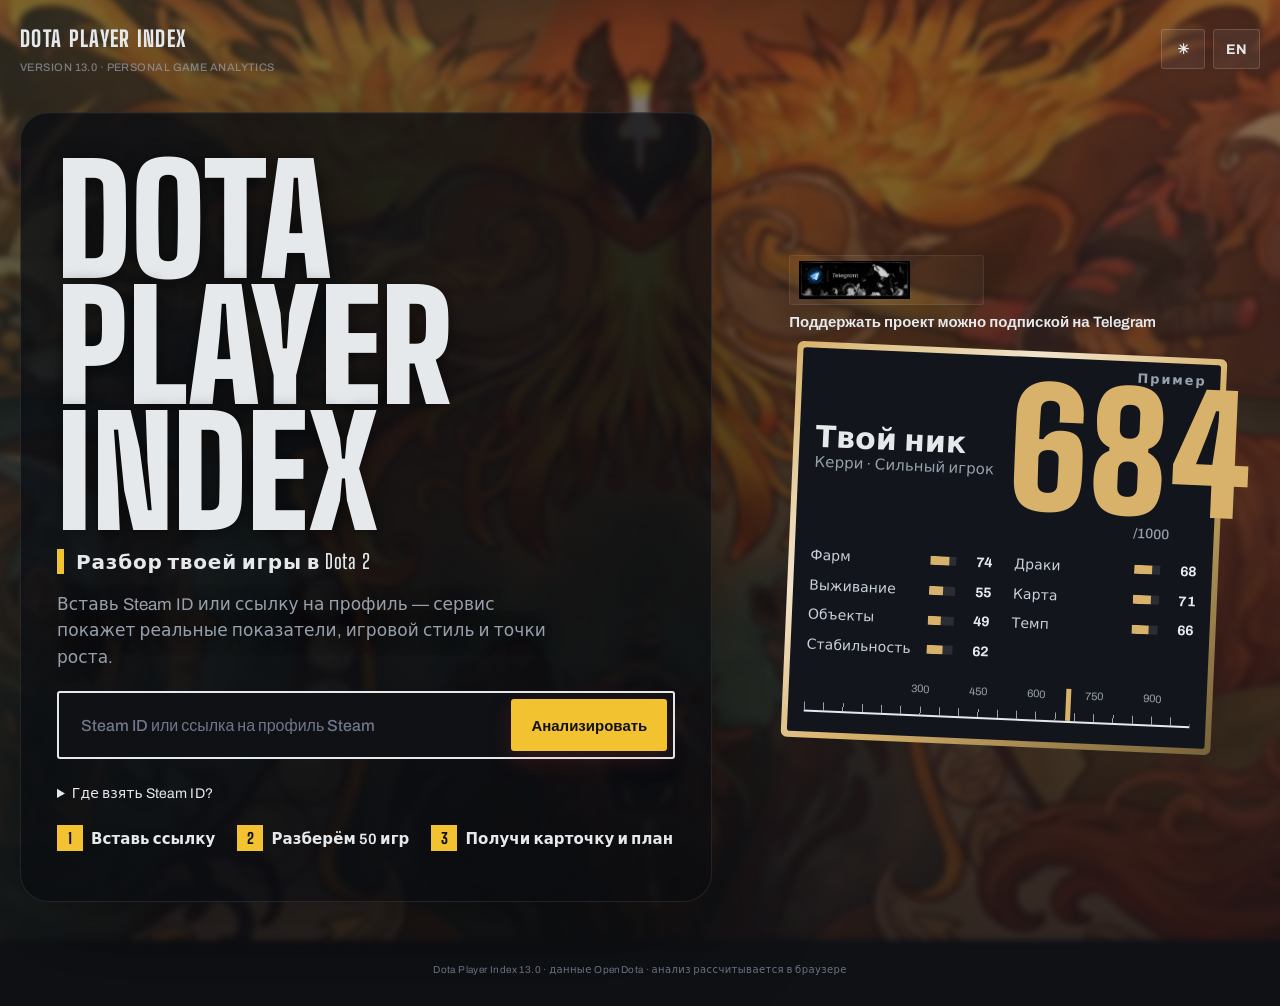
<file: index.html>
<!doctype html>
<html lang="ru">
<head>
<meta charset="utf-8">
<meta name="viewport" content="width=device-width,initial-scale=1">
<title>Dota Player Index 13.0</title>
<meta name="description" content="Разбор профиля Dota 2: Player Index, роль, стиль игры и план на ближайшие игры.">
<meta name="theme-color" content="#0b0e13">
<link rel="preconnect" href="https://fonts.googleapis.com"><link rel="preconnect" href="https://fonts.gstatic.com" crossorigin>
<link rel="stylesheet" href="https://fonts.googleapis.com/css2?family=Big+Shoulders+Display:wght@700;800;900&family=Archivo:wght@400;500;600;700&display=swap">
<link rel="stylesheet" href="css/style.css">
<link rel="stylesheet" href="css/theme.css">
<link rel="stylesheet" href="css/light.css">
<link rel="stylesheet" href="css/v6.css">
<link rel="stylesheet" href="css/v7.css">
<link rel="stylesheet" href="css/v8.css">
<link rel="stylesheet" href="css/train.css">
<link rel="stylesheet" href="css/v12.css">
<link rel="manifest" href="manifest.webmanifest">
<link rel="apple-touch-icon" href="assets/icon-192.png">
<meta property="og:type" content="website"><meta property="og:title" content="Dota Player Index — разбор твоей игры"><meta property="og:description" content="Player Index, роль, стиль игры и план на ближайшие 10 игр.">
<!-- для превью в Telegram добавь: <meta property="og:image" content="https://ТВОЙ-ДОМЕН/assets/icon-512.png"> -->
</head>
<body>
<div class="wrap">
<header class="top">
  <div class="brand">DOTA PLAYER INDEX <small>VERSION 13.0 · PERSONAL GAME ANALYTICS</small></div>
  
</header>

<div class="landing" id="landing">
  <div class="landingBox">
    <h1><span>Dota</span><span>Player</span><span>Index</span></h1>
    <div class="landingTag">Разбор твоей игры в Dota 2</div>
    <p>Вставь Steam ID или ссылку на профиль — сервис покажет реальные показатели, игровой стиль и точки роста.</p>
    <div class="search">
      <input id="steam" placeholder="Steam ID или ссылка на профиль Steam" value="">
      <button class="btn" id="load">Анализировать</button>
    </div>
    <div class="landingRecent" id="recent"></div>
    <details class="landingHelp"><summary>Где взять Steam ID?</summary><p>Открой свой профиль в Steam и скопируй адрес страницы вида steamcommunity.com/profiles/число — или вставь само число. Если в адресе имя вместо цифр (/id/имя), найди числовой ID на steamid.io.</p></details>
    <ol class="landingSteps"><li>Вставь ссылку</li><li>Разберём 50 игр</li><li>Получи карточку и план</li></ol>
  </div>
  <div class="landingSide">
    <a class="telegramCard" href="https://t.me/chinasd787" target="_blank" rel="noopener" aria-label="Telegram создателя"><img src="assets/telegram-creator.png" alt="Телеграм создателя"></a>
    <div class="landingTelegram">Поддержать проект можно подпиской на Telegram</div>
    <aside class="landingSample" id="sample" aria-hidden="true"></aside>
  </div>
</div>

<div id="app"></div>

<footer>Dota Player Index 13.0 · данные OpenDota · анализ рассчитывается в браузере</footer>
</div>

<div class="modal" id="modal"><div class="modalBox"><button class="close" onclick="closeModal()">×</button><div id="modalContent"></div></div></div>

<script src="js/roles.js"></script>
<script src="js/app.js"></script>
<script src="js/enhance.js"></script>
<script src="js/v6.js"></script>
<script src="js/v7.js"></script>
<script src="js/v8.js"></script>
<script src="js/train.js"></script>
<script src="js/v10.js"></script>
<script src="js/v12.js"></script>
</body>
</html>
</file>
<file: css/style.css>
:root{--bg:#090b0f;--card:rgba(16,19,25,.88);--line:rgba(255,255,255,.08);--text:#f2f4f7;--muted:#929aa7;--red:#e34b3f;--gold:#e5b85c;--green:#55c58a}
*{box-sizing:border-box}html{scroll-behavior:smooth}body{margin:0;background:var(--bg);color:var(--text);font:15px/1.5 Inter,system-ui,-apple-system,Segoe UI,sans-serif}
body:before{content:"";position:fixed;inset:0;background:linear-gradient(180deg,rgba(4,6,9,.58),#090b0f 82%),url("../assets/bg-main.webp") center/cover no-repeat;filter:saturate(.75);z-index:-2}
body:after{content:"";position:fixed;inset:0;background:radial-gradient(circle at 50% 0,rgba(227,75,63,.09),transparent 38%);z-index:-1;pointer-events:none}
a{color:inherit}.wrap{width:min(1180px,calc(100% - 28px));margin:auto}.top{padding:24px 0 12px;display:flex;justify-content:space-between;align-items:center;gap:14px}.brand{font-weight:800;letter-spacing:.08em}.brand small{display:block;color:var(--muted);font-weight:500;letter-spacing:0;font-size:11px}.creator{font-size:12px;color:var(--muted);text-decoration:none}.search{display:flex;gap:10px;margin:18px 0 28px}.search input{flex:1;background:rgba(12,15,20,.92);border:1px solid var(--line);border-radius:12px;color:white;padding:13px 14px;outline:none}.btn{border:0;border-radius:11px;padding:12px 16px;background:var(--red);color:#fff;font-weight:750;cursor:pointer}.btn.secondary{background:#171b22;border:1px solid var(--line)}.btn:disabled{opacity:.5;cursor:wait}
.hero{display:grid;grid-template-columns:1.25fr .75fr;gap:16px}.card{background:var(--card);border:1px solid var(--line);border-radius:18px;box-shadow:0 14px 50px rgba(0,0,0,.22)}.profile{padding:22px}.identity{display:flex;gap:15px;align-items:center}.avatar{width:68px;height:68px;border-radius:16px;object-fit:cover;background:#171b22}.name{font-size:25px;font-weight:850}.sub{color:var(--muted);font-size:13px}.indexbox{padding:22px;display:flex;align-items:center;justify-content:center;flex-direction:column;text-align:center}.index{font-size:70px;line-height:1;font-weight:900;letter-spacing:-.05em}.trend{color:var(--green);font-weight:750;margin-top:6px}.eyebrow{font-size:11px;color:var(--muted);letter-spacing:.12em;font-weight:800}.dna{margin-top:22px;padding-top:20px;border-top:1px solid var(--line)}.dna strong{display:block;font-size:20px;margin:3px 0 8px}.pill{display:inline-block;background:#1a1f27;border:1px solid var(--line);padding:5px 9px;border-radius:99px;font-size:11px;color:#cbd1da}
.insight{margin-top:16px;padding:18px;border-left:3px solid var(--red);background:rgba(227,75,63,.07);border-radius:10px}.insight b{display:block;margin-bottom:5px}.actions{display:flex;gap:9px;margin-top:16px;flex-wrap:wrap}
.section{margin-top:18px;padding:20px}.section h2{margin:0 0 5px;font-size:20px}.section>p{margin:0 0 16px;color:var(--muted)}.grid7{display:grid;grid-template-columns:repeat(7,1fr);gap:8px}.metric{padding:12px;border:1px solid var(--line);border-radius:12px;background:rgba(255,255,255,.025)}.metric b{display:block;font-size:20px}.metric span{color:var(--muted);font-size:11px}.bar{height:5px;background:#252a32;border-radius:9px;margin-top:8px;overflow:hidden}.bar i{display:block;height:100%;background:var(--red)}
.stats{display:grid;grid-template-columns:repeat(5,1fr);gap:10px}.stat{padding:16px;border:1px solid var(--line);border-radius:13px}.stat .v{font-size:24px;font-weight:850}.stat .l{color:var(--muted);font-size:12px}
.split{display:grid;grid-template-columns:1fr 1fr;gap:16px}.stage{display:grid;grid-template-columns:70px 1fr 40px;align-items:center;gap:10px;margin:13px 0}.stage .track{height:9px;background:#242933;border-radius:99px;overflow:hidden}.stage .track i{display:block;height:100%;background:var(--red)}.compare{width:100%;border-collapse:collapse}.compare th,.compare td{padding:11px 8px;border-bottom:1px solid var(--line);text-align:right}.compare th:first-child,.compare td:first-child{text-align:left}.compare th{color:var(--muted);font-size:11px;text-transform:uppercase}
.habit{display:flex;justify-content:space-between;gap:20px;align-items:center}.habit .big{font-size:23px;font-weight:850}.evidence{color:var(--muted);margin-top:5px}.mission{display:grid;grid-template-columns:1fr auto;gap:12px;padding:14px 0;border-bottom:1px solid var(--line)}.mission:last-child{border:0}.check{width:23px;height:23px;border-radius:7px;border:1px solid #39404a;display:grid;place-items:center}.heroCards{display:grid;grid-template-columns:repeat(3,1fr);gap:12px}.heroCard{padding:15px;border:1px solid var(--line);border-radius:13px}.heroTitle{font-weight:800}.heroMeta{color:var(--muted);font-size:12px}.heroNums{display:flex;gap:16px;margin-top:12px}.heroNums b{display:block}.notice{color:var(--muted);font-size:12px;margin-top:12px}


.dnaExtras{margin-top:16px;border:1px solid var(--line);border-radius:14px;padding:14px;background:rgba(0,0,0,.14)}
.dnaExtrasTitle{font-size:11px;font-weight:900;letter-spacing:.12em;color:var(--muted);margin-bottom:10px}
.dnaHeroes{display:grid;grid-template-columns:repeat(3,minmax(0,1fr));gap:9px}
.dnaHero{display:grid;grid-template-columns:44px 1fr;gap:9px;align-items:center;padding:8px;border:1px solid var(--line);border-radius:11px;background:rgba(255,255,255,.025)}
.dnaHero.positive{border-color:rgba(80,190,110,.65);box-shadow:inset 0 0 0 1px rgba(80,190,110,.08)}
.dnaHero.negative{border-color:rgba(220,70,70,.7);box-shadow:inset 0 0 0 1px rgba(220,70,70,.08)}
.dnaHero img{width:44px;height:44px;border-radius:9px;object-fit:cover;display:block}
.dnaHeroName{font-weight:800;font-size:12px;white-space:nowrap;overflow:hidden;text-overflow:ellipsis}
.dnaHeroMeta{font-size:11px;color:var(--muted);margin-top:3px}
.wrBattery{margin-top:14px}
.wrBatteryHead{display:flex;justify-content:space-between;align-items:center;font-size:11px;color:var(--muted);margin-bottom:6px}
.wrBatteryValue{font-size:13px;font-weight:900;color:#7bd68b}
.wrBatteryValue.bad{color:#e76a6a}
.wrTrack{height:18px;border-radius:999px;background:rgba(255,255,255,.07);border:1px solid var(--line);padding:2px;overflow:hidden}
.wrFill{height:100%;border-radius:999px;background:#55bd68;display:flex;align-items:center;justify-content:flex-end;padding-right:7px;box-sizing:border-box;min-width:2px;transition:width .3s ease}
.wrFill.bad{background:#d95555}
.wrFill span{font-size:10px;font-weight:900;color:#fff}
@media(max-width:700px){.dnaHeroes{grid-template-columns:1fr}.dnaHero{grid-template-columns:48px 1fr}.dnaHero img{width:48px;height:48px}}
.recent50HeroGrid{display:grid;grid-template-columns:repeat(2,minmax(0,1fr));gap:9px;margin-top:12px}.recent50HeroSection{padding:12px;border:1px solid var(--line);border-radius:14px;background:rgba(255,255,255,.025)}.recent50HeroSection.bad{border-color:rgba(220,70,70,.38)}.recent50HeroTitle{font-size:11px;font-weight:950;letter-spacing:.1em;color:#79d58e;margin-bottom:9px}.recent50HeroTitle.bad{color:#ee7777}.recent50HeroItem{display:grid;grid-template-columns:42px 1fr auto;gap:9px;align-items:center;padding:7px 0;border-bottom:1px solid rgba(255,255,255,.06)}.recent50HeroItem:last-child{border-bottom:0}.recent50HeroItem img{width:42px;height:42px;border-radius:9px;object-fit:cover}.recent50HeroName{font-weight:850;font-size:12px}.recent50HeroMeta{font-size:10px;color:var(--muted);margin-top:2px}.recent50HeroWR{font-size:12px;font-weight:950}.recent50HeroWR.good{color:#72d88c}.recent50HeroWR.bad{color:#ed6c6c}.lossHeadline{display:grid;grid-template-columns:repeat(3,1fr);gap:9px;margin:12px 0}.lossKpi{padding:12px;border:1px solid var(--line);border-radius:12px;background:rgba(255,255,255,.025);text-align:center}.lossKpi .big{font-size:23px;font-weight:950}.lossKpi .small{font-size:10px;color:var(--muted);margin-top:2px}.lossTable{width:100%;border-collapse:collapse;margin-top:10px}.lossTable th,.lossTable td{padding:10px 7px;border-bottom:1px solid var(--line);text-align:right}.lossTable th:first-child,.lossTable td:first-child{text-align:left}.lossTable th{font-size:10px;color:var(--muted);text-transform:uppercase}.lossDiffBad{color:#ed6c6c;font-weight:900}.lossDiffGood{color:#72d88c;font-weight:900}.lossDriverGrid{display:grid;grid-template-columns:repeat(2,1fr);gap:9px;margin-top:12px}.lossDriver{padding:12px;border:1px solid rgba(220,70,70,.28);border-radius:12px;background:rgba(220,70,70,.045)}.lossDriver b{display:block;font-size:13px}.lossDriver span{display:block;color:var(--muted);font-size:11px;margin-top:4px}.lossStageGrid{display:grid;grid-template-columns:repeat(4,1fr);gap:8px;margin-top:10px}.lossStage{padding:10px;border:1px solid var(--line);border-radius:11px;background:rgba(255,255,255,.02)}.lossStage b{display:block;font-size:11px}.lossStage strong{display:block;font-size:17px;margin-top:2px}.lossStage span{display:block;color:var(--muted);font-size:10px;margin-top:2px}.modalSectionTitle{margin:18px 0 7px;font-size:12px;letter-spacing:.1em;color:var(--muted);font-weight:950}@media(max-width:700px){.recent50HeroGrid,.lossDriverGrid{grid-template-columns:1fr}.lossStageGrid{grid-template-columns:repeat(2,1fr)}.lossHeadline{grid-template-columns:1fr 1fr 1fr}}

.lossAdviceGrid{display:grid;grid-template-columns:repeat(2,minmax(0,1fr));gap:9px;margin-top:12px}.lossAdvice{padding:12px;border:1px solid rgba(229,184,92,.28);border-radius:12px;background:rgba(229,184,92,.045)}.lossAdvice b{display:block;font-size:13px}.lossAdvice span{display:block;color:var(--muted);font-size:11px;margin-top:4px}.heroDeep{margin-top:10px;padding:10px 11px;border-radius:11px;background:rgba(255,255,255,.025);border:1px solid rgba(255,255,255,.06)}.heroDeep b{font-size:11px}.heroDeep span{display:block;color:var(--muted);font-size:10px;margin-top:3px}.heroDeepTable{width:100%;border-collapse:collapse;margin-top:7px}.heroDeepTable td{padding:4px 3px;border-bottom:1px solid rgba(255,255,255,.05);font-size:10px}.heroDeepTable td:not(:first-child){text-align:right}.targetChip{display:inline-block;margin:3px 5px 0 0;padding:4px 7px;border-radius:999px;background:rgba(85,197,138,.08);border:1px solid rgba(85,197,138,.18);font-size:10px;color:#a8e5bd}.missionStat{color:#cbd1da;font-size:11px;margin-top:4px}.missionAdvice{color:var(--muted);font-size:11px;margin-top:4px}.planTitle{font-size:12px;letter-spacing:.1em;color:var(--muted);font-weight:950;margin:17px 0 7px}@media(max-width:700px){.lossAdviceGrid{grid-template-columns:1fr}}
.loadingScreen{position:fixed;inset:0;z-index:20;display:flex;align-items:flex-start;justify-content:center;padding:34px 14px 20px;background:rgba(5,7,10,.93);backdrop-filter:blur(6px)}
.loadingPanel{width:min(680px,100%);text-align:center;padding:10px 18px 20px}
.loadingEyebrow{font-size:11px;letter-spacing:.22em;color:var(--red);font-weight:900}
.loadingTitle{font-size:clamp(24px,4vw,38px);font-weight:900;line-height:1.08;margin-top:5px}
.loadingSub{color:var(--muted);font-size:13px;margin-top:5px}
.pudgeRunway{position:relative;width:min(520px,92vw);height:150px;margin:8px auto 0;overflow:hidden;display:flex;align-items:flex-end;justify-content:center}
.pudgeRunner{position:absolute;bottom:5px;left:50%;width:118px;height:118px;object-fit:contain;transform:translateX(-50%);animation:pudgeBob .65s ease-in-out infinite alternate,pudgeSlide 2.4s ease-in-out infinite}
@keyframes pudgeSlide{0%{left:14%;}50%{left:50%;}100%{left:86%;}}
@keyframes pudgeBob{from{transform:translate(-50%,0) rotate(-1deg)}to{transform:translate(-50%,-4px) rotate(1deg)}}
.loadingProgress{height:8px;background:#252a32;border-radius:99px;overflow:hidden;max-width:520px;margin:0 auto}
.loadingProgress i{display:block;height:100%;width:0;background:var(--red);transition:width .25s ease}
.loadingStats{max-width:520px;margin:8px auto 0;display:flex;justify-content:space-between;gap:10px;color:var(--muted);font-size:12px}.loadingStats b{color:#fff}
.landing{min-height:calc(100vh - 150px);display:grid;place-items:center;padding:20px 0 70px}
.landingBox{width:min(720px,100%);text-align:center;padding:34px 26px}
.landingKicker{font-size:11px;letter-spacing:.22em;color:var(--red);font-weight:900;margin-bottom:10px}
.landingBox h1{font-size:clamp(30px,5vw,48px);line-height:1.05;margin:0 0 12px;letter-spacing:-.04em}
.landingBox>p{max-width:600px;margin:0 auto 24px;color:var(--muted);font-size:15px}
.landingBox .search{margin:0;justify-content:center}
.landingBox .search input{min-width:0}
.telegramCard{display:block;width:min(220px,100%);margin:18px auto 0;border-radius:16px;overflow:hidden;border:1px solid rgba(255,255,255,.12);box-shadow:0 10px 35px rgba(0,0,0,.28);transition:transform .18s ease,filter .18s ease}.telegramCard:hover{transform:translateY(-2px);filter:brightness(1.08)}.telegramCard img{display:block;width:100%;height:auto}
.landingTelegram{display:block;margin-top:10px;color:#8d949f;font-weight:700;font-size:12px;pointer-events:none;user-select:none}
.landingTelegram:hover{color:#fff;text-decoration:underline}
.heroVisual{width:74px;height:74px;border-radius:16px;overflow:hidden;flex:0 0 74px;background:#171b22;border:1px solid var(--line);box-shadow:0 8px 25px rgba(0,0,0,.28)}
.heroVisual img{width:100%;height:100%;object-fit:cover;display:block}
.rank{color:var(--gold);font-weight:800;margin-top:2px}
.heroCard{display:grid;grid-template-columns:74px 1fr;gap:13px;align-items:center;min-height:105px}
.heroBody{min-width:0}.heroTitle{font-size:16px;white-space:nowrap;overflow:hidden;text-overflow:ellipsis}
.stageStat{display:flex;gap:8px;flex-wrap:wrap;margin-top:7px}.stageStat span{font-size:11px;color:var(--muted);background:rgba(255,255,255,.035);padding:3px 6px;border-radius:6px}
.dataWarn{margin-top:10px;color:#e5b85c;font-size:12px}
@media(max-width:600px){
  .landing{min-height:calc(100vh - 100px);padding:10px 0 45px}
  .landingBox{padding:20px 6px}
  .landingBox .search{flex-direction:column}
  .heroCard{grid-template-columns:64px 1fr}.heroVisual{width:64px;height:64px;flex-basis:64px}
}
.indexbox{min-height:0}
.indexTriangleWrap{width:min(350px,100%);margin:12px auto 0}
.triangleVisual{position:relative;width:100%;aspect-ratio:300/230}
.indexTriangle{position:absolute;inset:0;width:100%;height:100%;display:block;overflow:visible}
.indexTriangle polygon{fill:rgba(227,75,63,.14);stroke:rgba(227,75,63,.85);stroke-width:2}
.indexTriangle .grid{fill:none;stroke:rgba(255,255,255,.10);stroke-width:1}
.indexTriangle .playerShape{fill:rgba(229,184,92,.25);stroke:var(--gold);stroke-width:2.5}
.triLabel{position:absolute;font-size:11px;font-weight:900;letter-spacing:.04em;text-align:center;line-height:1.2;z-index:2;white-space:nowrap}.triLabel small{display:block;color:var(--muted);font-size:10px;font-weight:600;margin-top:2px}.triTop{top:0;left:50%;transform:translateX(-50%)}.triLeft{left:0;bottom:1px;text-align:left}.triRight{right:0;bottom:1px;text-align:right}

.modal{position:fixed;inset:0;background:rgba(0,0,0,.7);display:none;align-items:center;justify-content:center;padding:18px;z-index:5}.modal.open{display:flex}.modalBox{width:min(620px,100%);max-height:calc(100vh - 36px);overflow:auto;background:#10141a;border:1px solid var(--line);border-radius:18px;padding:22px}.modalBox.wide{width:min(940px,100%)}.modalBox h2{margin-top:0}.close{float:right;background:none;border:0;color:#fff;font-size:25px;cursor:pointer}
footer{padding:28px 0 45px;color:var(--muted);font-size:12px;text-align:center}
@media(max-width:900px){.hero,.split{grid-template-columns:1fr}.grid7{grid-template-columns:repeat(4,1fr)}.stats{grid-template-columns:repeat(3,1fr)}}
@media(max-width:600px){.wrap{width:min(100% - 18px,1180px)}.top{padding-top:16px}.creator{display:none}.search{flex-direction:column}.grid7{grid-template-columns:repeat(2,1fr)}.stats{grid-template-columns:repeat(2,1fr)}.heroCards{grid-template-columns:1fr}.index{font-size:58px}.name{font-size:21px}}

/* Dota Player Index 4.0 */
.v4hero{display:grid;grid-template-columns:1.15fr .85fr;gap:16px;margin-top:8px}
.v4profile{padding:24px 24px 9px}
.v4headline{display:flex;gap:15px;align-items:center}
.v4name{font-size:27px;font-weight:900;letter-spacing:-.03em}
.v4meta{display:flex;gap:8px;flex-wrap:wrap;margin-top:8px}.recent50Box{margin-top:10px;padding:10px 12px;border:1px solid rgba(255,255,255,.11);border-radius:12px;background:rgba(255,255,255,.035)}.recent50Head{display:flex;justify-content:space-between;align-items:center;gap:10px;margin-bottom:7px}.recent50Head .label{font-size:10px;letter-spacing:.1em;font-weight:900;color:#c9ced7}.recent50Head .value{font-size:15px;font-weight:950}.recent50Track{position:relative;height:16px;border-radius:999px;background:rgba(255,255,255,.075);border:1px solid rgba(255,255,255,.1);overflow:hidden}.recent50Track:after{content:"";position:absolute;left:50%;top:0;bottom:0;width:2px;background:rgba(255,255,255,.7);box-shadow:0 0 8px rgba(255,255,255,.25)}.recent50Fill{height:100%;border-radius:999px;transition:width .35s ease}.recent50Fill.good{background:linear-gradient(90deg,#2f9b55,#65d98c)}.recent50Fill.bad{background:linear-gradient(90deg,#8f2020,#d94848)}.recent50Scale{display:flex;justify-content:space-between;margin-top:4px;font-size:9px;color:var(--muted)}
.v4tag{padding:5px 9px;border:1px solid var(--line);border-radius:999px;background:rgba(255,255,255,.035);color:#cbd1da;font-size:11px}
.v4main{margin-top:22px;padding-top:20px;border-top:1px solid var(--line)}
.v4main h2{margin:0 0 5px;font-size:12px;letter-spacing:.16em;color:var(--muted)}
.v4dna{font-size:25px;font-weight:900;margin-top:2px;cursor:pointer;display:inline-flex;align-items:center;gap:8px}.v4dna:after{content:"ⓘ";font-size:14px;color:var(--muted);font-weight:700}.styleHint{font-size:11px;color:var(--muted);margin-top:2px}.telegramCard{width:min(195px,100%);margin-top:9px;border-radius:10px;display:block}.telegramCard img{width:100%}.v4bestHeroTop{width:100%;margin:0 0 14px;padding:11px 13px;border:1px solid rgba(229,184,92,.3);border-radius:13px;background:linear-gradient(180deg,rgba(229,184,92,.08),rgba(255,255,255,.02));text-align:left;display:flex;align-items:center;gap:12px}.v4bestHeroTop img{width:54px;height:54px;border-radius:10px;object-fit:cover}.v4bestHeroTop .heroTopTitle{font-size:10px;letter-spacing:.12em;color:var(--muted);font-weight:900}.v4bestHeroTop b{display:block;font-size:16px}.v4bestHeroTop span{font-size:11px;color:var(--muted)}.v4indexStats{display:grid;grid-template-columns:repeat(5,1fr);gap:7px;width:100%;margin-top:13px}.v4indexStat{padding:9px 6px;border:1px solid var(--line);border-radius:11px;background:rgba(255,255,255,.025)}.v4indexStat .ico{font-size:16px;line-height:1}.v4indexStat b{display:block;font-size:14px;margin-top:3px}.v4indexStat span{font-size:9px;color:var(--muted);text-transform:uppercase;letter-spacing:.04em}.v4cards{display:grid;grid-template-columns:repeat(7,1fr);gap:9px}.v4card{position:relative;overflow:hidden}.v4card .iconCircle{width:28px;height:28px;border-radius:50%;display:grid;place-items:center;background:rgba(255,255,255,.06);border:1px solid var(--line);font-size:14px}.metricSmallIcon{width:38px;height:38px;object-fit:contain;display:block;margin-bottom:4px;filter:drop-shadow(0 4px 9px rgba(0,0,0,.28));opacity:.9}.metricSmallEmoji{display:grid;place-items:center;width:38px;height:38px;font-size:24px;margin-bottom:4px}.v4card .delta{position:absolute;right:10px;top:10px;font-size:11px;font-weight:900}.v4card .delta.up{color:var(--green)}.v4card .delta.down{color:#e76a6a}.v4cards .v4card:nth-child(n+6){grid-column:span 1}.styleModalGrid{display:grid;grid-template-columns:1fr;gap:8px;margin-top:12px}.styleMeaning{padding:10px 12px;border:1px solid var(--line);border-radius:11px;background:rgba(255,255,255,.025)}.styleMeaning b{font-size:13px}.styleMeaning span{display:block;color:var(--muted);font-size:12px;margin-top:2px}@media(max-width:850px){.v4cards{grid-template-columns:repeat(4,1fr)}.v4indexStats{grid-template-columns:repeat(3,1fr)}}@media(max-width:560px){.v4cards{grid-template-columns:repeat(2,1fr)}.v4indexStats{grid-template-columns:repeat(2,1fr)}.compareStats{grid-template-columns:repeat(2,1fr)}}
.v4summary{font-size:17px;line-height:1.45;margin-top:13px;max-width:760px}
.v4summary b{color:#fff}
.v4actions{display:flex;gap:9px;flex-wrap:wrap;margin-top:17px}.v4actions .btn{min-height:42px}.v4styleButton{margin-bottom:0}
.v4index{padding:25px;display:flex;flex-direction:column;align-items:center;justify-content:center;text-align:center;min-height:360px}
.v4index .index{font-size:76px}
.v4index .trend{font-size:13px}
.v4triangle{width:min(100%,320px);margin:4px auto 0}
.v4triangle .indexTriangleWrap{width:100%;margin-top:4px}
.v4triangle .triangleVisual{max-width:290px}

.v4progress{margin-top:13px;padding:13px;border:1px solid var(--line);border-radius:13px;background:rgba(255,255,255,.025)}
.v4progressHead{display:flex;justify-content:space-between;gap:12px;font-size:12px}
.v4progressHead b{font-size:13px}
.v4miniTrack{height:7px;background:#252a32;border-radius:99px;overflow:hidden;margin-top:8px}.v4miniTrack i{display:block;height:100%;background:var(--green)}
.v4cards{display:grid;grid-template-columns:repeat(4,1fr);gap:10px}
.v4card{padding:14px;border:1px solid var(--line);border-radius:13px;background:rgba(255,255,255,.025)}
.v4card .label{font-size:10px;letter-spacing:.12em;color:var(--muted);font-weight:850}.v4card .big{font-size:21px;font-weight:900;margin-top:4px}.v4card .small{font-size:12px;color:var(--muted);margin-top:3px}
.v4two{display:grid;grid-template-columns:1fr 1fr;gap:16px}
.v4problem{display:flex;align-items:center;justify-content:space-between;gap:15px}.v4problemTitle{font-size:25px;font-weight:900}.v4problemText{margin-top:5px;color:var(--muted)}
.v4arrow{font-size:28px;color:var(--red);font-weight:900}
.v4experiment{display:grid;grid-template-columns:1fr 260px;gap:20px;align-items:center}.v4goal{padding:17px;border:1px solid var(--line);border-radius:14px;background:rgba(255,255,255,.025)}
.v4goalLabel{font-size:10px;letter-spacing:.14em;color:var(--muted);font-weight:900}.v4goalTitle{font-size:21px;font-weight:900;margin-top:5px}.v4goal p{margin:5px 0 0;color:var(--muted)}
.v4missions{margin-top:15px}.v4mission{padding:12px 0;border-bottom:1px solid var(--line);display:grid;grid-template-columns:30px 1fr;gap:10px}.v4mission:last-child{border-bottom:0}.v4num{font-weight:900;color:var(--red)}
.v4heroPool{display:flex;gap:8px;flex-wrap:wrap;margin-top:10px}.v4heroPill{display:flex;align-items:center;gap:7px;padding:7px 9px;border:1px solid var(--line);border-radius:10px;background:rgba(255,255,255,.025)}.v4heroPill img{width:30px;height:30px;border-radius:7px;object-fit:cover}.v4heroPill b{font-size:12px}.v4heroPill span{display:block;color:var(--muted);font-size:10px}
.v4heroGroups{display:grid;grid-template-columns:1fr 1fr;gap:10px;margin-top:14px}
.v4heroGroup{padding:10px;border:1px solid var(--line);border-radius:12px;background:rgba(255,255,255,.018)}
.v4heroGroupTitle{font-size:10px;letter-spacing:.12em;font-weight:900;color:var(--muted);margin-bottom:8px}
.v4heroGroupTitle.bad{color:#e76a6a}.v4heroPill.bad{border-color:rgba(220,70,70,.55)}
.v4styleButton{margin-top:8px;width:auto;min-width:0;text-align:center;border-color:rgba(229,184,92,.38);box-shadow:0 0 0 1px rgba(229,184,92,.04),0 6px 20px rgba(0,0,0,.14);padding:9px 14px}.v4styleButton:hover{border-color:rgba(229,184,92,.62);background:rgba(229,184,92,.06)}
@media(max-width:560px){.v4heroGroups{grid-template-columns:1fr}}


.v4insights{display:grid;grid-template-columns:1fr 1fr;gap:16px;margin-top:18px}.v4insightCard{padding:20px}.v4insightKicker{font-size:10px;letter-spacing:.14em;color:var(--muted);font-weight:950}.v4insightTitle{font-size:24px;font-weight:950;margin-top:7px}.v4insightText{color:var(--muted);line-height:1.5;margin-top:6px}.v4insightEvidence{display:flex;gap:8px;flex-wrap:wrap;margin-top:12px}.v4evidence{padding:8px 10px;border:1px solid var(--line);border-radius:10px;background:rgba(255,255,255,.025)}.v4evidence b{display:block;font-size:13px}.v4evidence span{display:block;color:var(--muted);font-size:10px;margin-top:2px}.v4insightNote{font-size:10px;color:var(--muted);margin-top:11px}.v4stageSignal{margin-top:12px;padding:12px;border:1px solid rgba(229,184,92,.25);border-radius:12px;background:rgba(229,184,92,.05)}.v4stageSignal b{display:block;font-size:13px}.v4stageSignal span{display:block;color:var(--muted);font-size:11px;margin-top:3px}.v4stageBars{display:grid;grid-template-columns:repeat(4,1fr);gap:7px;margin-top:12px}.v4stageBar{padding:9px 7px;border:1px solid var(--line);border-radius:10px;text-align:center}.v4stageBar b{display:block;font-size:10px}.v4stageBar strong{display:block;font-size:17px;margin-top:3px}.v4stageBar span{display:block;color:var(--muted);font-size:9px;margin-top:2px}@media(max-width:850px){.v4insights{grid-template-columns:1fr}}@media(max-width:560px){.v4stageBars{grid-template-columns:repeat(2,1fr)}.v4insightTitle{font-size:21px}}
.v4stages{display:grid;grid-template-columns:repeat(4,1fr);gap:8px}.v4stage{padding:12px;border:1px solid var(--line);border-radius:12px}.v4stage b{font-size:12px}.v4stage .wr{font-size:21px;font-weight:900;margin-top:3px}.v4stage .sub{font-size:11px;margin-top:2px}
.v4proof{font-size:12px;color:var(--muted);margin-top:9px}.v4proof strong{color:#e5b85c}
@media(max-width:850px){.v4hero,.v4two,.v4experiment{grid-template-columns:1fr}.v4index{min-height:0}.v4cards{grid-template-columns:repeat(2,1fr)}.v4stages{grid-template-columns:repeat(2,1fr)}}
@media(max-width:560px){.v4name{font-size:23px}.v4summary{font-size:15px}.v4problemTitle{font-size:21px}.v4cards{grid-template-columns:1fr 1fr}.v4index .index{font-size:62px}}

.comparePlayerForm{display:flex;gap:8px;margin-top:14px}.comparePlayerForm input{flex:1;min-width:0;background:#0b0e12;border:1px solid var(--line);border-radius:10px;padding:11px 12px;color:#fff;outline:none}.comparePlayerForm input:focus{border-color:rgba(229,184,92,.55)}
.compareBox{text-align:center;padding:6px 0 2px}.compareLabel{font-size:10px;letter-spacing:.16em;color:var(--muted);font-weight:900}.compareNames{display:grid;grid-template-columns:1fr auto 1fr;align-items:center;gap:12px;margin-top:14px}.compareSide{padding:14px;border:1px solid var(--line);border-radius:14px;background:rgba(255,255,255,.025)}.compareAvatar{width:58px;height:58px;border-radius:50%;object-fit:cover;display:block;margin:0 auto 9px;border:1px solid rgba(255,255,255,.12);background:#151922}.compareStats{display:grid;grid-template-columns:repeat(4,1fr);gap:7px;margin-top:12px}.compareStat{padding:9px 7px;border:1px solid var(--line);border-radius:10px;background:rgba(255,255,255,.02)}.compareStat span{display:block;color:var(--muted);font-size:9px;text-transform:uppercase;letter-spacing:.05em}.compareStat b{display:block;margin-top:3px;font-size:13px}.compareSide span{display:block;color:var(--muted);font-size:11px;margin-bottom:4px}.compareSide b{display:block;font-size:13px;white-space:nowrap;overflow:hidden;text-overflow:ellipsis}.compareIndex{font-size:48px;font-weight:950;line-height:1;margin-top:8px}.compareVs{font-size:12px;color:var(--muted);font-weight:900}.compareDiff{margin-top:15px;padding:12px;border:1px solid rgba(229,184,92,.28);border-radius:12px;background:rgba(229,184,92,.06)}.compareDiff b{font-size:19px}.compareHint{font-size:12px;color:var(--muted);margin-top:10px}.compareLoading{padding:20px;text-align:center;color:var(--muted)}
.v4compareBtn{margin-top:10px;width:100%}.v4compareImageBtn{display:block;width:min(280px,100%);height:auto;margin:10px auto 0;border-radius:10px;border:1px solid rgba(255,255,255,.1);box-shadow:0 8px 22px rgba(0,0,0,.2);cursor:pointer;transition:transform .18s ease,filter .18s ease}.v4compareImageBtn:hover{transform:translateY(-1px);filter:brightness(1.07)}.metricIconImg{width:42px;height:42px;object-fit:contain;display:block;filter:drop-shadow(0 5px 10px rgba(0,0,0,.3));opacity:.92}.metricEmoji{width:42px;height:42px;display:grid;place-items:center;font-size:27px;color:#e8e8e8;text-shadow:0 4px 12px rgba(0,0,0,.5)}.v4indexStats6{grid-template-columns:repeat(3,1fr)}.v4indexStat{min-height:90px;display:flex;flex-direction:column;align-items:center;justify-content:center}.v4indexStat span{text-transform:none;letter-spacing:0;font-size:9px}@media(max-width:560px){.v4indexStats6{grid-template-columns:repeat(2,1fr)}.compareNames{grid-template-columns:1fr}.compareVs{display:none}.comparePlayerForm{flex-direction:column}}

.roleBreakdown{display:flex;flex-wrap:wrap;gap:7px;margin:8px 0 4px}.rolePill{padding:6px 9px;border:1px solid rgba(255,255,255,.08);background:rgba(255,255,255,.035);border-radius:999px;font-size:11px;color:#aeb6c5}.rolePill b{color:#e9edf5;margin-right:3px}.roleSecondary{opacity:.8}.v4meta{display:flex;gap:7px;flex-wrap:wrap;align-items:center}
.roleExplainRow{display:flex;align-items:center;justify-content:space-between;gap:12px;padding:10px 0;border-bottom:1px solid rgba(255,255,255,.06)}.roleExplainRow:last-child{border-bottom:0}.roleExplainLabel{display:flex;align-items:center;gap:7px}.roleMain{display:flex;align-items:center;gap:10px;margin-top:9px}.roleMainIcon{width:42px;height:42px;object-fit:contain;display:block;filter:drop-shadow(0 5px 10px rgba(0,0,0,.32));border-radius:8px}.roleMainText{display:flex;align-items:center;gap:8px}.roleMainText b{font-size:14px}.roleOtherBtn{padding:7px 10px;border-radius:9px;background:rgba(255,255,255,.035);border:1px solid var(--line);color:#cbd1da;font-size:10px;font-weight:850;cursor:pointer}.rankIdentity{display:flex;align-items:center;gap:9px;margin-bottom:2px}.rankIcon{width:46px;height:46px;object-fit:contain;display:block;filter:drop-shadow(0 4px 10px rgba(0,0,0,.38));flex:0 0 46px}.rankText{min-width:0}.rankText .rank{margin-top:1px;font-size:12px}.compareRankRow{display:flex;align-items:center;justify-content:center;gap:8px;margin-top:4px}.compareRankIcon{width:44px;height:44px;object-fit:contain;filter:drop-shadow(0 4px 10px rgba(0,0,0,.35))}.compareRankText{font-size:11px;color:var(--gold);font-weight:850}.compareRoleLine{display:flex;align-items:center;justify-content:center;gap:6px;margin-top:8px}.compareRoleIcon{width:30px;height:30px;object-fit:contain;filter:drop-shadow(0 3px 7px rgba(0,0,0,.3))}.compareRoleLine b{font-size:11px}
.v4insightState{display:inline-block;margin-top:7px;padding:5px 8px;border:1px solid rgba(229,184,92,.28);border-radius:999px;background:rgba(229,184,92,.06);color:#e5b85c;font-size:10px;font-weight:850;letter-spacing:.04em}
.v4signalBox{margin-top:14px;padding:12px;border:1px solid rgba(255,255,255,.08);border-radius:12px;background:rgba(0,0,0,.14)}
.v4signalHead{display:flex;justify-content:space-between;align-items:center;font-size:10px;letter-spacing:.13em;color:var(--muted);font-weight:900}.v4signalHead b{font-size:18px;color:#f0f2f5;letter-spacing:0}
.v4signalTrack{height:8px;background:#252a32;border-radius:99px;overflow:hidden;margin-top:8px}.v4signalTrack i{display:block;height:100%;background:var(--gold);border-radius:99px;transition:width .35s ease}
.v4signalBar{margin-top:7px;font-family:ui-monospace,SFMono-Regular,Menlo,monospace;font-size:12px;letter-spacing:1px;color:#e5b85c}.v4signalBar span{font-family:inherit;color:var(--muted);letter-spacing:0;margin-left:6px}
.v4signalRepeat{margin-top:8px;color:var(--muted);font-size:10px;line-height:1.45}.v4signalRepeat b{color:#e8edf4}
@media(max-width:560px){.v4signalHead b{font-size:17px}.v4signalBar{font-size:11px}}

/* =========================================================
   DOTA PLAYER INDEX 5.0 — GLOBAL UI / ANALYTICS SKIN
   ========================================================= */
:root{
  --bg:#07090d;
  --card:rgba(12,15,21,.78);
  --card2:rgba(18,22,29,.72);
  --line:rgba(255,255,255,.085);
  --line2:rgba(255,255,255,.13);
  --text:#f4f6f8;
  --muted:#8d96a5;
  --red:#e44e43;
  --gold:#e7bc62;
  --green:#5bd08d;
}
body{font-size:14px;letter-spacing:.005em;overflow-x:hidden}
body:before{background:linear-gradient(180deg,rgba(3,5,8,.48),rgba(5,7,10,.88) 76%,#07090d),url("../assets/bg-main.webp") center/cover no-repeat;filter:saturate(.72) contrast(1.03)}
body:after{background:radial-gradient(circle at 50% 0,rgba(228,78,67,.12),transparent 34%),linear-gradient(90deg,rgba(0,0,0,.18),transparent 30%,transparent 70%,rgba(0,0,0,.18))}
.wrap{width:min(1240px,calc(100% - 30px))}
.top{padding:22px 0 16px;position:relative}.brand{font-size:13px;letter-spacing:.14em}.brand small{margin-top:3px;opacity:.7}
.card{background:linear-gradient(145deg,rgba(18,22,29,.86),rgba(8,11,16,.78));border-color:rgba(255,255,255,.075);box-shadow:0 20px 70px rgba(0,0,0,.28),inset 0 1px 0 rgba(255,255,255,.025);transition:border-color .2s ease,transform .2s ease,box-shadow .2s ease}
.card:hover{border-color:rgba(255,255,255,.12)}
.btn{background:linear-gradient(135deg,#e95347,#c83d35);box-shadow:0 8px 24px rgba(220,62,54,.18);transition:transform .16s ease,filter .16s ease,box-shadow .16s ease}.btn:hover{transform:translateY(-1px);filter:brightness(1.06);box-shadow:0 11px 30px rgba(220,62,54,.25)}.btn.secondary{background:rgba(255,255,255,.035);box-shadow:none}.btn.secondary:hover{background:rgba(255,255,255,.06)}
.landing{min-height:calc(100vh - 88px);display:grid;place-items:center;padding:30px 0 80px}.landingBox{width:min(700px,100%);text-align:center;padding:44px 36px;border:1px solid rgba(255,255,255,.09);border-radius:28px;background:linear-gradient(145deg,rgba(10,13,18,.82),rgba(7,9,13,.64));box-shadow:0 30px 100px rgba(0,0,0,.38),inset 0 1px 0 rgba(255,255,255,.035)}.landingKicker{font-size:11px;letter-spacing:.2em;font-weight:900;color:var(--gold)}.landingBox h1{font-size:clamp(34px,5vw,58px);line-height:1.02;letter-spacing:-.045em;margin:12px 0 14px}.landingBox>p{max-width:590px;margin:0 auto;color:#a5adba;font-size:15px}.search{margin:25px auto 16px;max-width:620px}.search input{height:52px;background:rgba(3,6,10,.76);border-color:rgba(255,255,255,.1);font-size:14px}.search input:focus{border-color:rgba(229,184,92,.5);box-shadow:0 0 0 3px rgba(229,184,92,.07)}.search .btn{min-width:142px}.telegramCard{display:inline-flex;margin-top:7px;padding:5px 9px;border-radius:13px;border:1px solid rgba(255,255,255,.07);background:rgba(255,255,255,.025);transition:transform .18s ease,border-color .18s ease}.telegramCard:hover{transform:translateY(-1px);border-color:rgba(229,184,92,.28)}.telegramCard img{height:38px;width:auto;display:block}.landingTelegram{font-size:10px;letter-spacing:.11em;color:#747e8c;margin-top:7px;text-transform:uppercase}
.v4hero{gap:18px}.v4profile,.v4index{border-radius:22px}.v4profile{padding:25px}.v4headline{padding-bottom:2px}.v4name{font-size:29px;letter-spacing:-.03em}.v4dna{font-size:30px;letter-spacing:-.03em;background:linear-gradient(90deg,#fff,#c9d0da);-webkit-background-clip:text;background-clip:text;color:transparent}.v4summary{border-left-color:var(--gold);background:rgba(229,184,92,.045)}.v4index{padding:25px;position:relative;overflow:hidden}.v4index:before{content:"";position:absolute;inset:0;background:radial-gradient(circle at 50% 20%,rgba(229,184,92,.08),transparent 36%);pointer-events:none}.v4index>*{position:relative}.v4index .index{font-size:86px;text-shadow:0 0 35px rgba(229,184,92,.1)}.v4bestHeroTop{border-color:rgba(229,184,92,.18);background:rgba(229,184,92,.035)}
.v4insights{gap:18px}.v4insightCard{padding:23px;border-radius:20px}.v4insightTitle{letter-spacing:-.025em}.v4insightState{border-color:rgba(229,184,92,.25);background:rgba(229,184,92,.055)}
.v4signalTrack{height:10px;background:rgba(255,255,255,.055)}.v4signalTrack i{background:linear-gradient(90deg,#b98c3e,#e9c56f)}.v4signalBar{font-size:11px}

.g5overview{margin-top:18px}.g5overviewHead{display:flex;justify-content:space-between;align-items:end;gap:20px;padding:8px 3px 13px}.g5kicker{font-size:10px;letter-spacing:.18em;color:var(--gold);font-weight:950}.g5overviewHead h2{font-size:26px;line-height:1.05;letter-spacing:-.035em;margin:5px 0}.g5overviewHead p{margin:0;color:var(--muted)}.g5badge{padding:8px 11px;border:1px solid var(--line);border-radius:999px;background:rgba(255,255,255,.035);font-size:11px;color:#b9c0cb;white-space:nowrap}.g5overviewGrid{display:grid;grid-template-columns:1fr 1fr;gap:18px}.g5panel{padding:20px;border-radius:20px}.g5panelHead{display:flex;justify-content:space-between;align-items:center;gap:14px}.g5panelHead span{display:block;color:var(--muted);font-size:10px;font-weight:950;letter-spacing:.15em}.g5panelHead b{display:block;font-size:18px;margin-top:3px}.g5panelHead>strong{font-size:20px;color:var(--gold)}.g5form{min-height:245px}.g5chartWrap{margin-top:14px}.g5chart{width:100%;height:auto;display:block;overflow:visible}.g5grid{stroke:rgba(255,255,255,.065);stroke-width:1}.g5line{fill:none;stroke:#e5b85c;stroke-width:2.5;stroke-linecap:round;stroke-linejoin:round;filter:drop-shadow(0 4px 7px rgba(229,184,92,.12))}.g5dot{fill:#f0cc7a;stroke:#11151b;stroke-width:1.5}.g5chartLabels{display:flex;justify-content:space-between;color:#687281;font-size:10px;margin:0 2px}.g5empty{padding:50px 10px;color:var(--muted);text-align:center}
.g5dna{display:grid;grid-template-columns:170px 1fr;gap:20px;align-items:center;margin-top:14px}.g5dnaCore{text-align:center}.g5dnaRing{width:126px;height:126px;border-radius:50%;margin:auto;display:grid;place-items:center;background:radial-gradient(circle at 50% 45%,rgba(229,184,92,.12),rgba(229,184,92,.025) 55%,transparent 56%),conic-gradient(from -25deg,#e5b85c 0 25%,rgba(255,255,255,.08) 25% 100%);padding:1px;box-shadow:0 0 35px rgba(229,184,92,.07)}.g5dnaRing:before{content:"";position:absolute}.g5dnaRing span{width:112px;height:112px;border-radius:50%;display:grid;place-items:center;background:#0d1117;border:1px solid rgba(255,255,255,.07);font-size:15px;font-weight:950;padding:12px}.g5dnaRole{margin-top:8px;color:var(--muted);font-size:10px;letter-spacing:.08em}.g5dnaStats{display:grid;gap:11px}.g5dnaStats>div{display:grid;grid-template-columns:105px 34px 1fr;gap:9px;align-items:center}.g5dnaStats span{font-size:9px;color:var(--muted);letter-spacing:.06em}.g5dnaStats b{font-size:12px;text-align:right}.g5dnaStats i{height:5px;background:rgba(255,255,255,.06);border-radius:999px;overflow:hidden}.g5dnaStats em{display:block;height:100%;border-radius:inherit;background:linear-gradient(90deg,#a77b36,#e8c36b)}
.g5progress{margin-top:18px}.g5progressGrid{display:grid;grid-template-columns:repeat(5,1fr);gap:8px;margin-top:14px}.g5progressItem{padding:13px;border:1px solid var(--line);border-radius:13px;background:rgba(255,255,255,.025)}.g5progressItem span{display:block;color:var(--muted);font-size:10px}.g5progressItem b{display:block;font-size:22px;margin-top:4px}.g5progressItem small{display:block;margin-top:2px;font-size:10px}.up{color:var(--green)!important}.down{color:#e97972!important}
.g5finalPanel{margin-top:18px;padding:22px;display:flex;justify-content:space-between;align-items:center;gap:20px;border-radius:20px;background:linear-gradient(105deg,rgba(229,184,92,.07),rgba(15,18,24,.8) 45%)}.g5finalPanel h2{margin:4px 0 5px;font-size:23px;letter-spacing:-.02em}.g5finalPanel p{margin:0;color:var(--muted);max-width:700px}
.v4card,.v4stage,.v4goal,.v4evidence,.v4heroGroup,.v4heroPill,.v4indexStat{background:rgba(255,255,255,.022)}.v4card:hover,.v4indexStat:hover{background:rgba(255,255,255,.035);transform:translateY(-1px)}
footer{padding:20px 0 28px;color:#687281;font-size:10px;text-align:center;letter-spacing:.04em}
@media(max-width:850px){.g5overviewGrid{grid-template-columns:1fr}.g5progressGrid{grid-template-columns:repeat(3,1fr)}.g5dna{grid-template-columns:150px 1fr}.g5finalPanel{align-items:flex-start;flex-direction:column}.g5finalPanel .btn{width:100%}}
@media(max-width:560px){.wrap{width:min(100% - 18px,1240px)}.top{padding:17px 0 10px}.landing{min-height:calc(100vh - 70px);padding:15px 0 45px}.landingBox{padding:32px 17px;border-radius:22px}.landingBox h1{font-size:34px}.landingBox>p{font-size:13px}.search{flex-direction:column}.search .btn{width:100%;height:50px}.g5overviewHead{align-items:flex-start;flex-direction:column;gap:10px}.g5overviewHead h2{font-size:22px}.g5badge{font-size:10px}.g5panel{padding:16px}.g5dna{grid-template-columns:1fr;gap:15px}.g5dnaStats{width:100%}.g5progressGrid{grid-template-columns:repeat(2,1fr)}.g5progressItem b{font-size:20px}.g5finalPanel{padding:18px}.v4profile{padding:18px}.v4index{padding:18px}.v4index .index{font-size:70px}.v4insightCard{padding:18px}.v4insightTitle{font-size:22px}.lossHeadline{grid-template-columns:1fr}.lossDriverGrid{grid-template-columns:1fr}}
@media(prefers-reduced-motion:reduce){*,*:before,*:after{scroll-behavior:auto!important;transition:none!important;animation:none!important}}

/* =========================================================
   ANALYTICS 2.0 — PERSONALIZED GROWTH LAYER
   ========================================================= */
.g5upgradeGrid{display:grid;grid-template-columns:1fr 1fr;gap:18px;margin-top:18px}.g5upgradeCard{padding:22px;border-radius:20px;position:relative;overflow:hidden}.g5upgradeCard:after{content:"";position:absolute;right:-80px;top:-90px;width:210px;height:210px;border-radius:50%;background:radial-gradient(circle,rgba(229,184,92,.08),transparent 68%);pointer-events:none}.g5upgradeCard h2{margin:5px 0 6px;font-size:22px;letter-spacing:-.025em}.g5upgradeCard p{margin:0;color:var(--muted);line-height:1.55;max-width:650px}.g5upgradeHead{display:flex;justify-content:space-between;align-items:end;gap:18px}.g5upgradeHead>strong{font-size:40px;line-height:1;color:var(--gold);white-space:nowrap}.g5upgradeHead>strong small{font-size:13px;color:var(--muted);margin-left:2px}.g5upgradeBar{height:7px;border-radius:999px;background:rgba(255,255,255,.06);overflow:hidden;margin:16px 0 10px}.g5upgradeBar i{display:block;height:100%;border-radius:inherit;background:linear-gradient(90deg,#8c6730,#e8c36b)}.g5upgradeMeta{display:flex;justify-content:space-between;gap:12px;flex-wrap:wrap;color:#7f8897;font-size:10px}.g5upgradeMeta b{color:#d9dee6}.g5upgradeSummary{margin-top:15px;padding:12px 13px;border-left:2px solid rgba(229,184,92,.55);background:rgba(229,184,92,.035);color:#c1c8d2;font-size:12px;line-height:1.5;border-radius:0 10px 10px 0}.g5finalPanel b{color:#e9c56f}
@media(max-width:850px){.g5upgradeGrid{grid-template-columns:1fr}}
@media(max-width:560px){.g5upgradeCard{padding:18px}.g5upgradeHead>strong{font-size:34px}.g5upgradeMeta{display:grid;gap:6px}.g5upgradeCard h2{font-size:20px}}

/* PLAYER INDEX · circular score + round metric icons */
.v4index .indexRing{
  --index-pct:0%;
  width:190px;
  height:190px;
  margin:10px auto 7px;
  border-radius:50%;
  display:grid;
  place-items:center;
  position:relative;
  background:conic-gradient(from -90deg, var(--gold) 0 var(--index-pct), rgba(255,255,255,.075) var(--index-pct) 100%);
  box-shadow:0 0 34px rgba(229,184,92,.08);
}
.v4index .indexRing::after{
  content:"";
  position:absolute;
  inset:7px;
  border-radius:50%;
  background:radial-gradient(circle at 50% 35%,rgba(229,184,92,.07),rgba(10,13,18,.98) 68%);
  border:1px solid rgba(255,255,255,.055);
}
.v4index .indexRing::before{
  content:"";
  position:absolute;
  inset:2px;
  border-radius:50%;
  background:conic-gradient(from -90deg,rgba(255,255,255,.55) 0 1%,transparent 1% 25%,rgba(255,255,255,.35) 25% 26%,transparent 26% 50%,rgba(255,255,255,.35) 50% 51%,transparent 51% 75%,rgba(255,255,255,.35) 75% 76%,transparent 76% 100%);
  opacity:.22;
  -webkit-mask:radial-gradient(circle,transparent 0 48%,#000 49% 51%,transparent 52%);
  mask:radial-gradient(circle,transparent 0 48%,#000 49% 51%,transparent 52%);
  pointer-events:none;
}
.v4index .indexRingInner{position:relative;z-index:2;display:flex;align-items:baseline;justify-content:center;gap:5px;flex-direction:column;text-align:center;line-height:1;margin-top:2px}
.v4index .indexRingInner .index{font-size:72px;line-height:.9;margin:0;letter-spacing:-.06em;text-shadow:0 0 35px rgba(229,184,92,.14)}
.v4index .indexRingInner span{font-size:10px;color:var(--muted);letter-spacing:.12em;align-self:center;text-transform:uppercase}
.v4index .v4indexStats6 .v4indexStat{padding:11px 7px}
.v4index .metricRoundIcon{width:48px;height:48px;border-radius:50%;display:grid;place-items:center;margin:0 auto 5px;background:radial-gradient(circle at 35% 30%,rgba(255,255,255,.09),rgba(255,255,255,.025));border:1px solid rgba(255,255,255,.10);box-shadow:inset 0 1px 0 rgba(255,255,255,.05),0 7px 18px rgba(0,0,0,.18)}
.v4index .metricRoundIcon .metricIconImg{width:30px;height:30px;margin:0;filter:drop-shadow(0 4px 8px rgba(0,0,0,.3))}
.v4index .metricRoundIcon .metricEmoji{width:30px;height:30px;font-size:20px;margin:0;text-shadow:0 3px 10px rgba(0,0,0,.45)}
.v4index .v4indexStat b{font-size:15px}
.v4index .v4indexStat span{font-size:9px;line-height:1.25;display:block;margin-top:2px}
@media(max-width:560px){
  .v4index .indexRing{width:160px;height:160px}
  .v4index .indexRingInner .index{font-size:62px}
  .v4index .metricRoundIcon{width:44px;height:44px}
  .v4index .metricRoundIcon .metricIconImg{width:28px;height:28px}
}

/* FORM 2.0 — clearer recent-results block */
.g5formSummary{display:grid;grid-template-columns:1fr auto;gap:18px;align-items:center;margin-top:15px;padding:14px 15px;border:1px solid rgba(255,255,255,.07);border-radius:16px;background:rgba(255,255,255,.025)}
.g5formStatus{display:inline-flex;align-items:center;gap:7px;font-size:12px;font-weight:900;letter-spacing:.02em}.g5statusDot{width:7px;height:7px;border-radius:50%;background:#aeb6c2;box-shadow:0 0 0 4px rgba(174,182,194,.07)}.g5formStatus.up{color:var(--green)}.g5formStatus.up .g5statusDot{background:var(--green);box-shadow:0 0 0 4px rgba(91,208,141,.09)}.g5formStatus.down{color:#e97972}.g5formStatus.down .g5statusDot{background:#e97972;box-shadow:0 0 0 4px rgba(233,121,114,.09)}
.g5formRecord{font-size:31px;line-height:1;font-weight:950;letter-spacing:-.045em;margin-top:8px}.g5formRecord span{font-size:16px;color:#697382;font-weight:800;letter-spacing:0}.g5formSub{font-size:10px;color:var(--muted);margin-top:5px}.g5formWinrate{text-align:right;border-left:1px solid rgba(255,255,255,.07);padding-left:18px}.g5formWinrate b{display:block;font-size:25px;line-height:1;color:#e9c56f}.g5formWinrate span{display:block;margin-top:5px;font-size:8px;color:#687281;letter-spacing:.14em;font-weight:900}
.g5formTimeline{margin-top:16px;padding:13px 14px;border:1px solid rgba(255,255,255,.055);border-radius:15px;background:rgba(0,0,0,.10)}.g5formTimelineHead{display:flex;justify-content:space-between;gap:12px;margin-bottom:11px;font-size:8px;color:#697382;letter-spacing:.11em;font-weight:900}.g5formDots{display:grid;grid-template-columns:repeat(20,1fr);gap:5px}.g5formDot{appearance:none;border:0;padding:0;width:100%;aspect-ratio:1;border-radius:50%;cursor:pointer;transition:transform .16s ease,filter .16s ease;box-shadow:inset 0 1px 0 rgba(255,255,255,.18),0 3px 8px rgba(0,0,0,.16)}.g5formDot:hover{transform:scale(1.18);filter:brightness(1.12)}.g5formDot.win{background:#54c985}.g5formDot.loss{background:#d95f59}.g5formLegend{display:flex;gap:13px;margin-top:9px;color:#737d8c;font-size:8px}.g5formLegend span{display:inline-flex;align-items:center;gap:5px}.g5formLegend i{display:inline-block;width:6px;height:6px;border-radius:50%}.g5formLegend i.win{background:#54c985}.g5formLegend i.loss{background:#d95f59}
.g5formWindows{display:grid;grid-template-columns:repeat(3,1fr);gap:7px;margin-top:10px}.g5formWindows>div{padding:10px 11px;border:1px solid rgba(255,255,255,.055);border-radius:12px;background:rgba(255,255,255,.018)}.g5formWindows span{display:block;font-size:8px;color:#687281;letter-spacing:.1em;font-weight:900}.g5formWindows b{display:block;font-size:12px;margin-top:4px;color:#d9dee6;white-space:nowrap;overflow:hidden;text-overflow:ellipsis}.g5formHint{margin-top:8px;font-size:8px;color:#5f6876;line-height:1.4}.g5form .g5chartWrap{margin-top:13px;padding-top:3px}.g5form .g5chart{opacity:.72}.g5form .g5chartLabels{font-size:8px}
@media(max-width:560px){.g5formSummary{grid-template-columns:1fr auto;padding:13px}.g5formRecord{font-size:28px}.g5formWinrate{padding-left:13px}.g5formWinrate b{font-size:22px}.g5formTimeline{padding:11px}.g5formDots{gap:4px}.g5formWindows{grid-template-columns:1fr 1fr}.g5formWindows>div:last-child{grid-column:1/-1}.g5formTimelineHead{font-size:7px}.g5formLegend{font-size:7px}}
</file>
<file: css/theme.css>
/* Dota Player Index 5.0 — слой оформления поверх style.css */
:root{--bg:#0b0e13;--card:rgba(19,23,31,.92);--line:rgba(255,255,255,.09);--text:#eef1f5;--muted:#9aa3b2;--red:#ef5b50;--gold:#d8b26a;--green:#62d6a4;
--display:'Big Shoulders Display','Arial Narrow',system-ui,sans-serif;--r-lg:22px;--r-md:14px;--r-sm:10px}
body{font:16px/1.55 Archivo,Inter,system-ui,-apple-system,'Segoe UI',sans-serif;-webkit-font-smoothing:antialiased}
body:before{background:linear-gradient(180deg,rgba(7,9,13,.5),#0b0e13 70%),url("../assets/bg-main.webp") center top/cover no-repeat;filter:saturate(.7)}
/* Radiant слева, Dire справа — отсылка к двум сторонам карты */
body:after{background:radial-gradient(ellipse 60% 40% at 0 0,rgba(98,214,164,.10),transparent 70%),radial-gradient(ellipse 60% 40% at 100% 0,rgba(239,91,80,.12),transparent 70%)}
:focus-visible{outline:2px solid var(--gold);outline-offset:2px}
h1,h2,.v4name,.v4dna,.index{font-family:var(--display);letter-spacing:.01em}
.brand{font-family:var(--display);font-size:22px;letter-spacing:.06em}
.brand small{font-family:Archivo,sans-serif;font-weight:500;letter-spacing:.04em;color:var(--muted)}
.card{border-radius:var(--r-lg);background:var(--card);border-color:var(--line);box-shadow:0 18px 50px rgba(0,0,0,.3)}
/* заголовки разделов: обычный регистр вместо капса */
.section h2,.v4main h2{text-transform:lowercase;font-size:26px;font-weight:700;letter-spacing:.01em}
.section h2::first-letter,.v4main h2::first-letter{text-transform:uppercase}
.btn{min-height:46px;padding:0 20px;border-radius:12px;border:0;background:linear-gradient(180deg,#f0685d,#c9453b);color:#fff;font:700 15px Archivo,sans-serif;cursor:pointer;transition:transform .12s,filter .12s}
.btn:hover{filter:brightness(1.08)}.btn:active{transform:translateY(1px)}
.btn.secondary{background:rgba(255,255,255,.06);border:1px solid var(--line);color:var(--text)}
.btn:disabled{opacity:.6;cursor:wait}
/* лендинг */
.landing{min-height:62vh;display:grid;place-items:center;padding:20px 0 40px}
.landingBox{text-align:center;max-width:720px}
.landingBox h1{font-size:clamp(40px,8vw,76px);line-height:.98;font-weight:800;margin:6px 0 14px}
.landingBox p{color:var(--muted);font-size:18px;max-width:560px;margin:0 auto 22px}
.landingKicker{font-family:var(--display);font-size:15px;letter-spacing:.2em;color:var(--gold)}
.search{display:flex;gap:10px;padding:8px;border:1px solid var(--line);border-radius:18px;background:rgba(10,13,18,.78);backdrop-filter:blur(8px)}
.search input{flex:1;min-width:0;min-height:50px;padding:0 16px;border:0;background:transparent;color:var(--text);font:500 16px Archivo,sans-serif;outline:0}
.search input::placeholder{color:#6f7888}
.search:focus-within{border-color:var(--gold);box-shadow:0 0 0 3px rgba(216,178,106,.15)}
.landingPoints{list-style:none;display:flex;flex-wrap:wrap;gap:8px;justify-content:center;margin:16px 0 8px;padding:0}
.landingPoints li{padding:6px 13px;border:1px solid var(--line);border-radius:999px;color:var(--muted);font-size:14px;background:rgba(255,255,255,.03)}
/* плашка «Класс игры» */
.dpiVerdict{display:grid;grid-template-columns:auto 1fr auto;gap:18px;align-items:center;margin:6px 0 14px;padding:16px 20px;border-radius:var(--r-lg);border:1px solid rgba(216,178,106,.35);background:linear-gradient(90deg,rgba(216,178,106,.14),rgba(19,23,31,.92) 55%)}
.dpiTierName{display:block;font-family:var(--display);font-size:34px;font-weight:800;line-height:1;color:var(--gold)}
.dpiTierSub{display:block;color:var(--muted);font-size:13px;margin-top:4px}
.dpiBar{height:8px;border-radius:99px;background:rgba(255,255,255,.09);overflow:hidden}
.dpiBar i{display:block;height:100%;border-radius:99px;background:linear-gradient(90deg,var(--gold),#f3d59a)}
.dpiNext small{display:block;margin-top:6px;color:var(--muted);font-size:13px}
/* липкая навигация */
.dpiNav{position:sticky;top:0;z-index:12;display:flex;gap:6px;align-items:center;margin:0 -2px 14px;padding:8px 2px;background:linear-gradient(#0b0e13 70%,transparent);overflow-x:auto;scrollbar-width:none}
.dpiNav::-webkit-scrollbar{display:none}
.dpiNav button{flex:none;min-height:40px;padding:0 15px;border-radius:999px;border:1px solid var(--line);background:rgba(19,23,31,.95);color:var(--muted);font:600 14px Archivo,sans-serif;cursor:pointer;white-space:nowrap}
.dpiNav button.on{color:#14110a;background:var(--gold);border-color:var(--gold)}
.dpiNav .dpiNew{margin-left:auto;color:var(--text)}
/* главный экран результата */
.v4hero{gap:18px}
.v4index{border-color:rgba(216,178,106,.3);background:radial-gradient(circle at 50% 0,rgba(216,178,106,.12),transparent 60%),var(--card)}
.indexRing{width:min(230px,62vw);height:min(230px,62vw);box-shadow:0 0 60px rgba(216,178,106,.14)}
.index{font-size:clamp(64px,16vw,88px);font-weight:800;color:var(--text)}
.indexRingInner span{color:var(--muted);font-size:14px}
.trend{font-weight:700;color:var(--green)}
.v4dna{font-size:clamp(34px,6vw,54px);font-weight:800;line-height:1;color:var(--gold)}
.v4actions{display:flex;flex-wrap:wrap;gap:8px}
.stat,.metric,.v4indexStat,.v4heroPill{border-radius:var(--r-md)}
.g5panel,.v4insightCard,.g5upgradeCard,.g5finalPanel,.section{border-radius:var(--r-lg)}
.section{padding:24px}
.dpiToast{position:fixed;left:50%;bottom:22px;transform:translateX(-50%);z-index:40;padding:12px 18px;border-radius:12px;background:#f3d59a;color:#14110a;font-weight:700;box-shadow:0 10px 30px rgba(0,0,0,.5)}
section[id],.v4hero,.g5overview{scroll-margin-top:62px}
/* телефон: сначала индекс, потом разбор; крупные зоны нажатия */
@media(max-width:900px){
 .v4hero{display:flex;flex-direction:column}.v4index{order:-1;min-height:0}
 .dpiVerdict{grid-template-columns:1fr;gap:12px}.dpiVerdict .btn{width:100%}
}
@media(max-width:600px){
 .wrap{width:calc(100% - 20px)}.section{padding:18px}
 .section h2,.v4main h2{font-size:23px}
 .search{flex-direction:column}.search .btn{width:100%}
 .v4actions .btn{flex:1 1 100%}
}
@media(prefers-reduced-motion:reduce){*{animation:none!important;transition:none!important;scroll-behavior:auto!important}}
</file>
<file: css/light.css>
/* Автогенерация: светлая тема для жёстко тёмных блоков старого style.css (базовая) */
html[data-theme=light] .search input,
html[data-theme=light] .btn.secondary,
html[data-theme=light] .avatar,
html[data-theme=light] .pill,
html[data-theme=light] .bar,
html[data-theme=light] .stage .track,
html[data-theme=light] .loadingScreen,
html[data-theme=light] .loadingProgress,
html[data-theme=light] .heroVisual,
html[data-theme=light] .modal,
html[data-theme=light] .modalBox,
html[data-theme=light] .v4miniTrack,
html[data-theme=light] .comparePlayerForm input,
html[data-theme=light] .compareAvatar,
html[data-theme=light] .v4signalTrack,
html[data-theme=light] .card,
html[data-theme=light] .landingBox,
html[data-theme=light] .g5dnaRing span{background:var(--card)!important}
html[data-theme=light] .pill,
html[data-theme=light] .wrFill span,
html[data-theme=light] .missionStat,
html[data-theme=light] .loadingStats b,
html[data-theme=light] .landingTelegram:hover,
html[data-theme=light] .recent50Head .label,
html[data-theme=light] .v4summary b,
html[data-theme=light] .comparePlayerForm input,
html[data-theme=light] .metricEmoji,
html[data-theme=light] .rolePill b,
html[data-theme=light] .v4signalHead b,
html[data-theme=light] .v4signalRepeat b,
html[data-theme=light] .g5upgradeMeta b,
html[data-theme=light] .g5formWindows b{color:var(--text)!important}
</file>
<file: css/v6.css>
/* 6.0: карточка игрока, лента, сворачиваемые разделы, нижняя навигация */
.pcard{--tc:#d8b26a;position:relative;margin:0 0 14px;padding:22px;border-radius:26px;border:2px solid var(--tc);background:radial-gradient(circle at 100% 0,color-mix(in srgb,var(--tc) 22%,transparent),transparent 55%),linear-gradient(160deg,#171d28,#0d1118);box-shadow:0 0 50px color-mix(in srgb,var(--tc) 18%,transparent)}
.pcTop{display:grid;grid-template-columns:auto 1fr auto;gap:14px;align-items:center}
.pcTop img{width:72px;height:72px;border-radius:50%;border:3px solid var(--tc);object-fit:cover}
.pcWho b{display:block;font:800 30px/1 var(--display)}.pcWho span{color:var(--muted);font-size:15px}
.pcIdx{font:800 clamp(64px,15vw,96px)/.9 var(--display);color:var(--tc);text-align:right}.pcIdx small{display:block;font:500 14px Archivo,sans-serif;color:var(--muted)}
.pcAxes{display:grid;grid-template-columns:1fr 1fr;gap:8px 22px;margin-top:18px}
.pcAxes div{display:grid;grid-template-columns:96px 1fr 26px;gap:8px;align-items:center;font-size:14px}
.pcAxes span{color:#c9d0db}.pcAxes em{font-style:normal;font-weight:700;text-align:right}
.pcAxes i{height:7px;border-radius:9px;background:rgba(255,255,255,.1);overflow:hidden}.pcAxes u{display:block;height:100%;background:var(--tc);border-radius:9px}
.pcNote{margin-top:14px;color:var(--muted);font-size:13px}.pcBtns{display:flex;gap:8px;flex-wrap:wrap;margin-top:14px}
.pcFeed{display:grid;grid-template-columns:1fr 1fr;gap:14px;margin-bottom:16px}.pcFeed .card{padding:20px}
.pcFeed h3{margin:0 0 8px;font:700 22px var(--display)}.pcToday{border-color:rgba(98,214,164,.45)}.pcToday b{font-size:18px}
.pcFeed p{margin:6px 0;color:#c9d0db}.pcTrend svg{width:100%;height:auto;display:block}
.section>h2{cursor:pointer;display:flex;justify-content:space-between;align-items:center;gap:10px}
.section>h2::after{content:"−";font:600 24px Archivo,sans-serif;color:var(--muted)}
.section.col>h2::after{content:"+"}.section.col>*:not(h2){display:none}.section.col>h2{margin-bottom:0}
@media(max-width:900px){.pcFeed{grid-template-columns:1fr}}
@media(max-width:600px){.pcAxes{grid-template-columns:1fr}.pcTop{grid-template-columns:auto 1fr}.pcIdx{grid-column:1/-1;text-align:left}.pcBtns .btn{flex:1 1 100%}}
@media(max-width:700px){#app{padding-bottom:76px}
 .dpiNav{position:fixed;top:auto;bottom:0;left:0;right:0;margin:0;padding:8px 10px calc(8px + env(safe-area-inset-bottom));background:rgba(11,14,19,.96);border-top:1px solid var(--line);z-index:30}}
</file>
<file: css/v7.css>
/* 7.0: дуэль, сравнение периодов, переключатели, светлая тема */
.dpiTools{display:flex;gap:8px}.dpiTools button{min-width:44px;min-height:40px;padding:0 12px;border-radius:999px;border:1px solid var(--line);background:rgba(255,255,255,.06);color:var(--text);font:700 14px Archivo,sans-serif;cursor:pointer}
.v4heroPill{cursor:pointer}
.duel{width:100%;border-collapse:collapse;margin:12px 0}.duel th,.duel td{padding:9px 6px;border-bottom:1px solid var(--line);text-align:center;font-weight:500}
.duel th{color:var(--muted);font-weight:500;width:42%}.duel td{font:700 20px var(--display)}.duel thead td{font-size:15px;color:var(--muted)}
.duel tr.a td:first-child,.duel tr.b td:last-child{color:var(--green)}
.duelHead{display:grid;grid-template-columns:1fr auto 1fr;gap:12px;align-items:center;text-align:center;font:700 22px var(--display)}.duelHead span{font-size:34px;color:var(--gold)}
.pcSelf select{margin-left:6px;padding:6px 10px;border-radius:10px;border:1px solid var(--line);background:#10141b;color:var(--text);font:600 15px Archivo,sans-serif}
.pcSelf{grid-column:1/-1}
html[data-theme=light]{--bg:#f3f1ec;--card:rgba(255,255,255,.94);--line:rgba(20,24,32,.12);--text:#161a22;--muted:#5d6676;--gold:#9a6f17;--green:#1a8a5c;--red:#c9342a}
html[data-theme=light] body:before{background:linear-gradient(180deg,rgba(243,241,236,.82),#f3f1ec 70%),url("../assets/bg-main.webp") center top/cover no-repeat;filter:saturate(.5)}
html[data-theme=light] .indexRing::after{background:#fff}
html[data-theme=light] .pcard{background:linear-gradient(160deg,#fff,#efeae0)}
html[data-theme=light] .dpiNav{background:linear-gradient(#f3f1ec 70%,transparent)}
html[data-theme=light] .dpiNav button,html[data-theme=light] .search,html[data-theme=light] .pcSelf select{background:#fff;color:var(--text)}
html[data-theme=light] .modalBox{background:#fff;color:var(--text)}
html[data-theme=light] .btn.secondary{background:rgba(20,24,32,.06);color:var(--text)}
</file>
<file: css/v8.css>
/* 8.0 «Афиша»: плоские блоки, прямые углы, Radiant/Dire по диагонали, карточка коллекционера */
:root{--bg:#0F1115;--card:#161A21;--line:rgba(230,233,236,.16);--text:#E6E9EC;--muted:#97A0AB;--green:#1F9D6A;--red:#D8453A;--gold:#F2C230}
body:before{background:linear-gradient(115deg,rgba(31,157,106,.17) 0 34%,transparent 34% 66%,rgba(216,69,58,.17) 66%);filter:none}
body:after{display:none}
.card,.section,.search,.stat,.metric,.v4heroPill,.v4indexStat,.modalBox,.g5panel,.g5upgradeCard,.g5finalPanel,.v4insightCard,.dpiVerdict,.landingPoints li{border-radius:3px;box-shadow:none}
.card{background:var(--card)}
.btn{border-radius:3px;background:var(--gold);color:#111;font-weight:700}.btn:hover{filter:none;background:#ffd84d}
.btn.secondary{background:transparent;border:1.5px solid var(--text);color:var(--text)}
.section>h2{font-size:clamp(30px,5vw,42px);font-weight:800;line-height:1;border-left:7px solid var(--gold);padding-left:12px;margin-bottom:14px}
.v4main h2{font-size:22px}
/* афишный лендинг */
.landingBox{text-align:left;max-width:860px}
.landingBox h1{font-size:clamp(56px,13vw,132px);line-height:.88;font-weight:900;text-transform:uppercase;letter-spacing:0}
.landingBox p{margin-left:0}.landingPoints{justify-content:flex-start}.landingPoints li{border-radius:0;border-color:var(--text);color:var(--text)}
.landingKicker{color:var(--gold);letter-spacing:.14em}
.search{border:2px solid var(--text);background:var(--bg);padding:6px;backdrop-filter:none}.search:focus-within{border-color:var(--gold);box-shadow:none}
/* вкладки вместо пилюль */
.dpiNav{gap:2px;background:var(--bg);border-bottom:1px solid var(--line)}
.dpiNav button{border-radius:0;border:0;border-bottom:3px solid transparent;background:none;color:var(--muted)}
.dpiNav button.on{background:none;color:var(--text);border-bottom-color:var(--gold)}
.dpiVerdict{border:0;border-left:8px solid var(--gold);background:var(--card)}
.dpiTierName{font-size:40px;font-weight:900;color:var(--text)}
.dpiBar{border-radius:0;height:10px;background:repeating-linear-gradient(90deg,rgba(255,255,255,.16) 0 2px,transparent 2px 10%)}.dpiBar i{border-radius:0;background:var(--gold)}
/* старый блок индекса без кольца: просто гигантская цифра */
.v4index{background:var(--card);border-color:var(--line)}
.indexRing{width:auto;height:auto;margin:0;border-radius:0;background:none!important;box-shadow:none}
.indexRing::before,.indexRing::after{display:none}
.index{font-size:clamp(88px,22vw,150px);font-weight:900;line-height:.85}
/* карточка коллекционера */
.pcard{border:0;border-radius:6px;padding:30px 26px;isolation:isolate;box-shadow:none;background:linear-gradient(135deg,var(--tc),color-mix(in srgb,var(--tc) 35%,#fff) 30%,var(--tc) 55%,color-mix(in srgb,var(--tc) 55%,#000) 100%)}
.pcard::before{content:"";position:absolute;inset:6px;border-radius:3px;background:#12161C;z-index:-1}
.pcIdx{font-size:clamp(92px,24vw,160px);font-weight:900}
.pcTop img{border-radius:3px;border-width:2px}
.pcAxes i,.pcAxes u{border-radius:0}.pcAxes i{height:9px}
.pcSerial{position:absolute;top:14px;right:20px;font:700 13px var(--display);letter-spacing:.14em;color:var(--muted)}
.pcStamp{position:absolute;right:22px;bottom:70px;transform:rotate(-8deg);padding:2px 10px;border:2px solid var(--tc);color:var(--tc);font:800 16px var(--display);letter-spacing:.08em;opacity:.85;pointer-events:none}
.pcRuler{position:relative;height:36px;margin-top:20px;border-bottom:2px solid var(--text);background:repeating-linear-gradient(90deg,var(--muted) 0 1px,transparent 1px 5%) bottom/100% 8px no-repeat}
.pcRuler span{position:absolute;top:0;transform:translateX(-50%);font-size:11px;color:var(--muted)}
.pcRuler b{position:absolute;bottom:0;width:5px;height:32px;background:var(--tc);transform:translateX(-50%)}
.pcFeed .card{border-left:4px solid var(--text)}.pcToday{border-left-color:var(--green)!important}
.duel td{font-weight:800}.pcSelf select{border-radius:0}
.dpiTools button{border-radius:3px}
.dpiToast{border-radius:3px;background:var(--gold)}
/* светлая тема — равноправная */
html[data-theme=light]{--bg:#ECEEF0;--card:#FFFFFF;--line:rgba(15,17,21,.2);--text:#0F1115;--muted:#555E6A;--gold:#D9A800}
html[data-theme=light] body:before{background:linear-gradient(115deg,rgba(31,157,106,.14) 0 34%,transparent 34% 66%,rgba(216,69,58,.14) 66%);filter:none}
html[data-theme=light] .pcard::before{background:#fff}
html[data-theme=light] .dpiNav,html[data-theme=light] .search{background:var(--bg)}
html[data-theme=light] .dpiTierName,html[data-theme=light] .v4dna{color:var(--text)}
@media(max-width:600px){.pcStamp{bottom:auto;top:44px;right:16px}}
/* 8.1: арт-фон. Лендинг: лёгкое размытие. Профиль: сильнее размыт и затемнён */
body:before{inset:-40px;background:linear-gradient(180deg,rgba(11,14,19,.32),rgba(11,14,19,.74)),linear-gradient(115deg,rgba(31,157,106,.12) 0 34%,transparent 34% 66%,rgba(216,69,58,.12) 66%),url("../assets/bg-main.webp") center/cover no-repeat;filter:blur(3px) saturate(.95);transition:filter .6s ease}
body.results:before{filter:blur(16px) saturate(.8)}
body.results:after{display:block;content:"";position:fixed;inset:0;z-index:-1;pointer-events:none;background:rgba(11,14,19,.55)}
html[data-theme=light] body:before{background:linear-gradient(180deg,rgba(236,238,240,.62),rgba(236,238,240,.9)),url("../assets/bg-main.webp") center/cover no-repeat}
html[data-theme=light] body.results:after{background:rgba(236,238,240,.5)}
.landingBox h1,.landingBox p{text-shadow:0 2px 18px rgba(0,0,0,.55)}
html[data-theme=light] .landingBox h1,html[data-theme=light] .landingBox p{text-shadow:none}
/* 8.2: главная */
.landing{min-height:70vh;display:grid;gap:36px;align-items:center;place-items:center stretch}
@media(min-width:960px){.landing{grid-template-columns:minmax(0,1.15fr) minmax(0,.85fr)}}
.landingBox h1{font-size:clamp(68px,17vw,150px);line-height:.84;font-weight:900;margin:0 0 14px}
.landingBox h1 span{display:block}
.landingTag{font:600 20px var(--display);letter-spacing:.04em;border-left:7px solid var(--gold);padding-left:12px;margin-bottom:18px}
.landingBox p{font-size:17px;max-width:520px;margin:0 0 20px}
.landingRecent{display:flex;flex-wrap:wrap;gap:8px;margin-top:12px}
.landingRecent button{min-height:38px;padding:0 12px;border:1.5px solid var(--text);border-radius:3px;background:rgba(15,17,21,.6);color:var(--text);font:600 14px Archivo,sans-serif;cursor:pointer}
.landingRecent button b{color:var(--gold);margin-left:6px}
.landingHelp{margin-top:12px;color:var(--muted);font-size:14px}.landingHelp summary{cursor:pointer;color:var(--text)}.landingHelp p{margin:8px 0 0;font-size:14px}
.landingSteps{list-style:none;counter-reset:s;display:flex;flex-wrap:wrap;gap:10px 22px;padding:0;margin:20px 0 6px}
.landingSteps li{counter-increment:s;font-weight:600;font-size:15px}
.landingSteps li::before{content:counter(s);display:inline-grid;place-items:center;width:26px;height:26px;margin-right:8px;background:var(--gold);color:#111;font:800 15px var(--display)}
.landingSample{position:relative;width:100%;max-width:430px;justify-self:center;transform:rotate(2.5deg)}
.landingSample.pcard{padding:26px 22px}
@media(max-width:959px){.landingSample{transform:none;max-width:520px;justify-self:start}}
a.btn{display:inline-flex;align-items:center;justify-content:center;text-decoration:none}
/* 8.4: Telegram над примером карточки */
.landingSide{display:flex;flex-direction:column;align-items:flex-start;gap:8px;width:100%;max-width:430px;justify-self:center}
.landingSide .telegramCard{margin:0;border-radius:3px}
.landingSide .landingTelegram{margin:0 0 12px;font:600 15px Archivo,sans-serif;letter-spacing:0;text-transform:none;color:var(--text);pointer-events:auto}
@media(max-width:959px){.landingSide{justify-self:start;max-width:520px}}
</file>
<file: css/train.css>
/* 9.0: Тренировка твоей роли */
.trainSec{padding:24px;margin-bottom:16px}
.trainSec>h2{font-size:clamp(30px,5vw,42px);font-weight:800;line-height:1;border-left:7px solid var(--green);padding-left:12px;margin:0 0 14px}
.trTop{display:flex;justify-content:space-between;align-items:center;gap:10px;flex-wrap:wrap;margin-bottom:14px}
.trTop select,.trForm input{min-height:42px;padding:0 10px;border:1px solid var(--line);border-radius:3px;background:var(--bg);color:var(--text);font:500 15px Archivo,sans-serif}
.trCard{border:1px solid var(--line);border-left:6px solid var(--text);padding:18px;margin-bottom:14px;background:rgba(255,255,255,.02)}
.trCard.main{border-left-color:var(--gold)}
.trHead{display:flex;justify-content:space-between;gap:10px;align-items:baseline}.trHead h3{margin:0;font:800 28px var(--display)}
.trTag{font-size:12px;color:var(--muted);letter-spacing:.06em}
.trMeta{display:flex;flex-wrap:wrap;gap:6px;margin:8px 0}.trMeta span{padding:3px 9px;border:1px solid var(--line);font-size:13px;color:var(--muted)}
.trCard p{margin:7px 0;color:#c9d0db}.trNote,.trSrc{font-size:13px;color:var(--muted)!important}.trProg{color:var(--text)!important}
.trStats{display:flex;gap:26px;margin:12px 0 8px}.trStats small{display:block;color:var(--muted);font-size:12px}.trStats b{font:800 30px var(--display)}
.trHist{display:flex;gap:5px;flex-wrap:wrap;margin-bottom:8px}.trHist i{font:700 13px Archivo,sans-serif;font-style:normal;padding:3px 8px;border:1px solid var(--line);color:var(--muted)}.trHist i.ok{color:var(--green);border-color:var(--green)}
.trForm{display:flex;flex-wrap:wrap;gap:8px;margin-top:10px}.trForm input[type=number]{width:170px}.trForm input[type=text]{width:140px}
@media(max-width:600px){.trainSec{padding:16px}.trForm input,.trForm .btn{flex:1 1 100%;width:100%!important}}
html[data-theme=light] .trCard p{color:#394150}

.trSpark{width:100%;height:60px;display:block;margin:6px 0;color:var(--muted)}
.trWarn{padding:10px 12px;border:1px solid var(--gold);display:flex;gap:10px;align-items:center;flex-wrap:wrap}
.dpiCand{display:flex;align-items:center;gap:12px;width:100%;padding:10px 12px;margin-top:8px;border:1px solid var(--line);border-left:5px solid var(--gold);border-radius:3px;background:var(--card);color:var(--text);font:600 16px Archivo,sans-serif;cursor:pointer;text-align:left}
.dpiCand img{width:40px;height:40px;border-radius:3px;object-fit:cover}.dpiCand small{display:block;color:var(--muted);font-weight:500}
</file>
<file: css/v12.css>
/* 12.0 */
.pcTop{grid-template-columns:auto minmax(0,auto) 1fr auto}
.pcHeroes{display:flex;gap:8px;justify-self:center;align-items:center}
.pcHeroes img{width:84px;height:48px;object-fit:cover;border-radius:3px;border:1px solid var(--line);background:#0b0e13}
@media(max-width:900px){.pcHeroes img{width:62px;height:35px}}
@media(max-width:600px){.pcTop{grid-template-columns:auto 1fr}.pcHeroes{grid-column:1/-1;justify-self:start}}
.errDet{margin-top:18px;display:grid;gap:12px}.errMeta{margin:0;color:var(--muted);font-size:14px}
.errCard{border:1px solid var(--line);border-left:5px solid var(--red);padding:16px;background:rgba(255,255,255,.02)}
.errCard h3{margin:0 0 6px;font:800 26px var(--display)}
.errNums{display:flex;gap:26px;margin-bottom:8px}.errNums span{color:var(--muted);font-size:13px}.errNums b{display:block;font:800 30px var(--display);color:var(--text)}
.errCard p{margin:7px 0;color:#c9d0db}html[data-theme=light] .errCard p{color:#394150}
.pcAxes div{grid-template-columns:112px 1fr 28px}
@media(max-width:600px){
 .pcStamp{display:none}
 .pcHeroes{width:100%;gap:6px;justify-self:stretch}
 .pcHeroes img{flex:1 1 0;min-width:0;width:0;height:auto;aspect-ratio:16/9}
}
.errSub{margin:6px 0 0;font:800 24px var(--display)}
</file>
